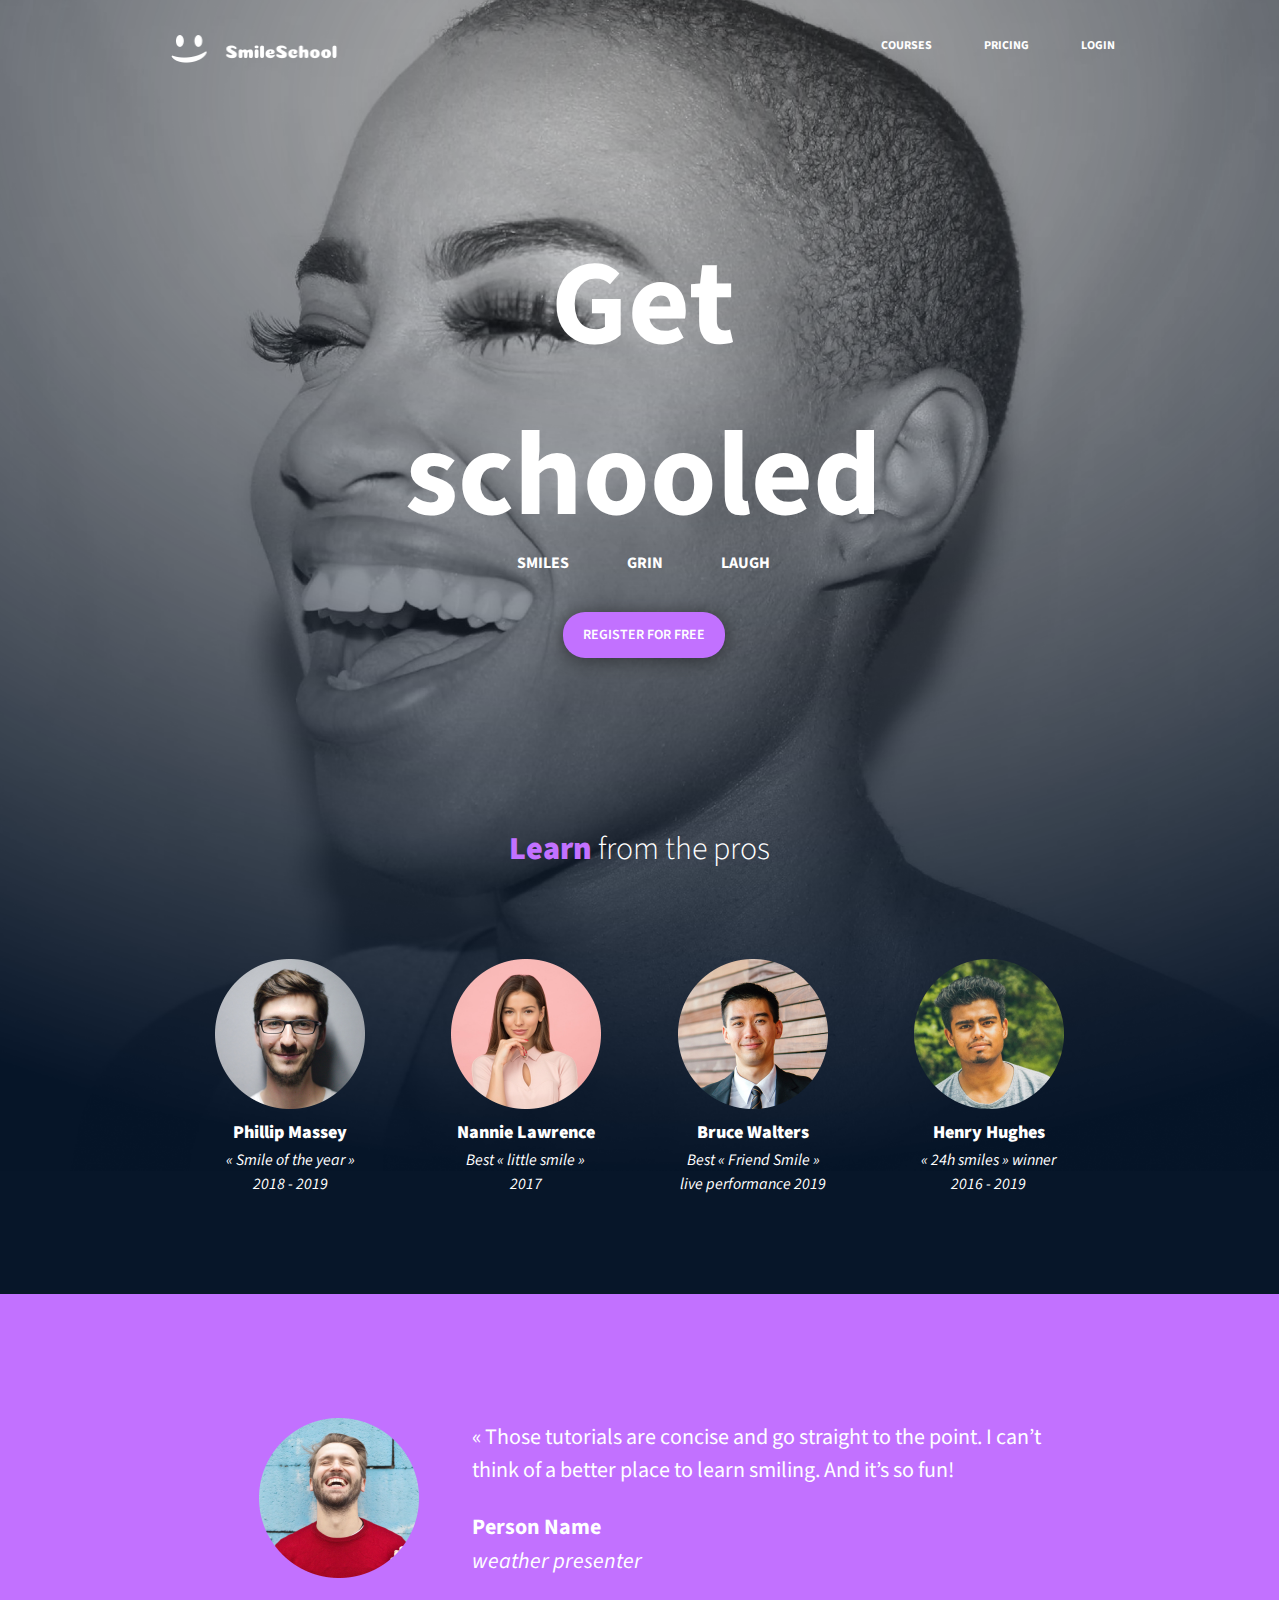
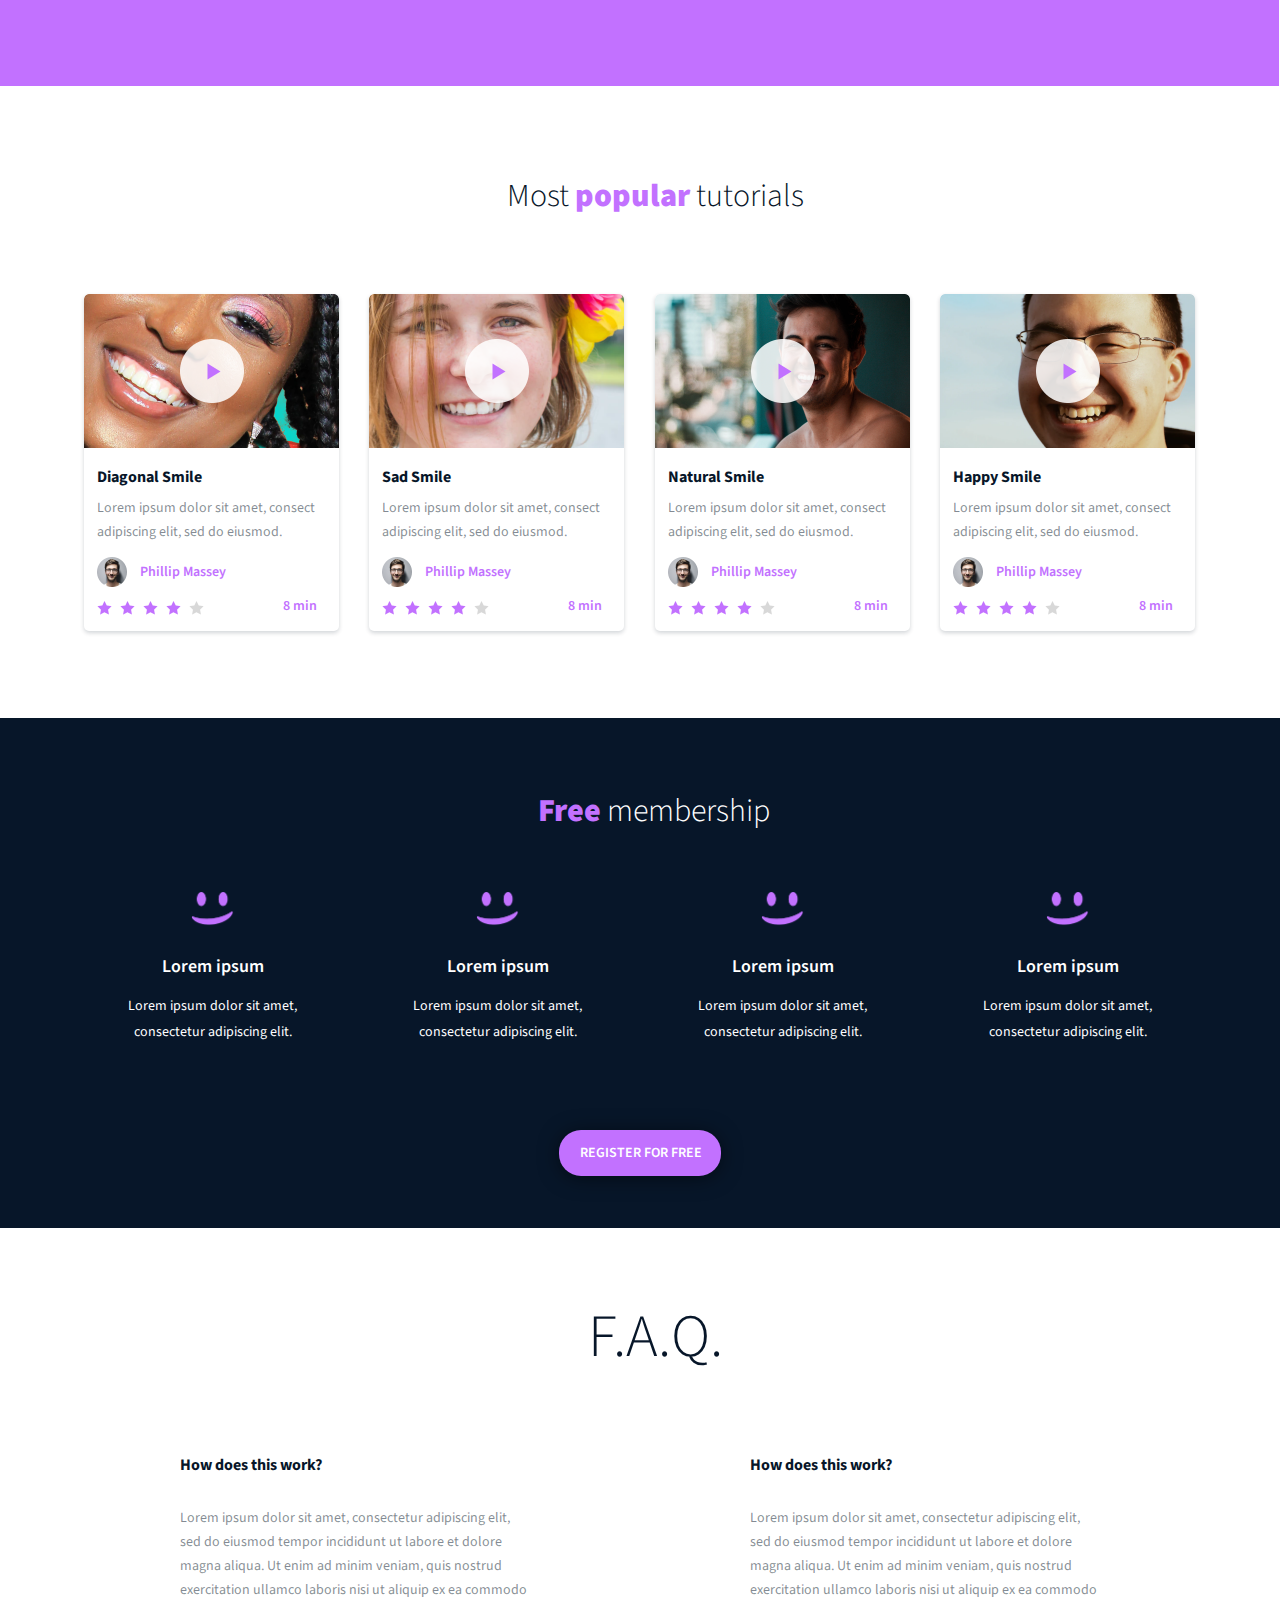
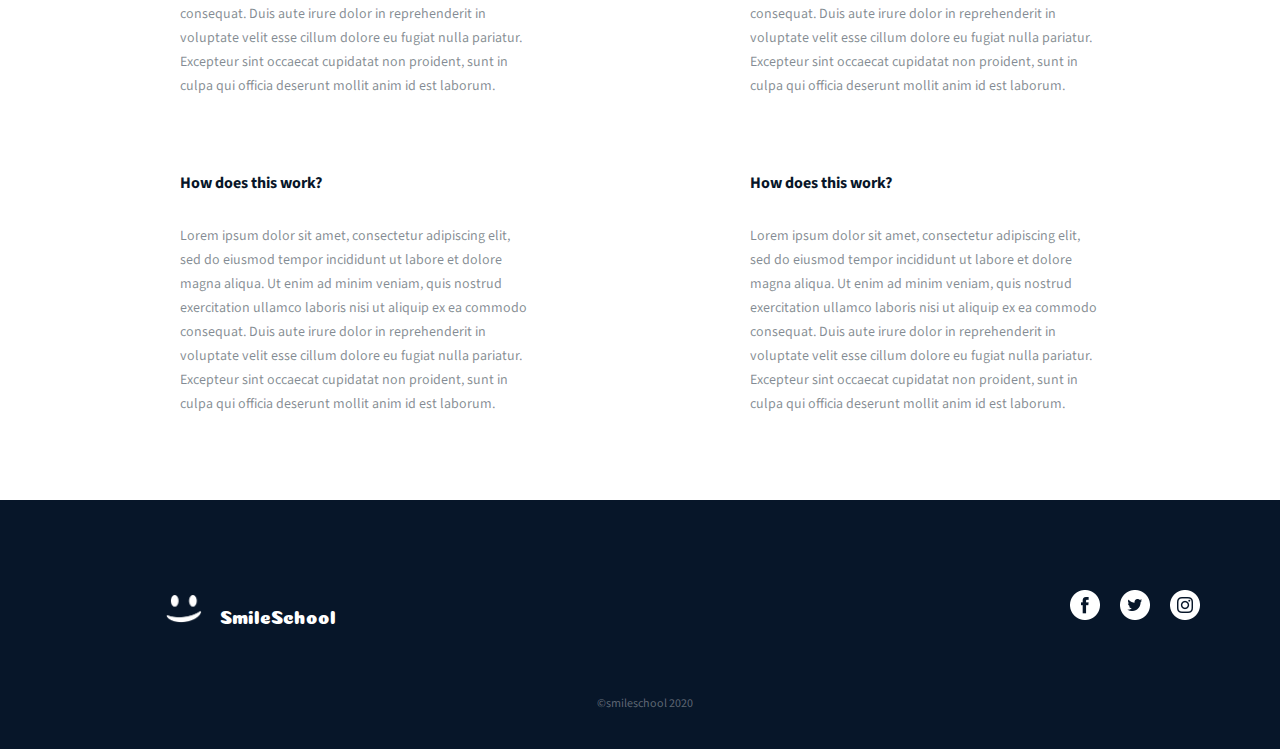
<file: css_advanced/index.html>
<!DOCTYPE html>
<html lang="en">
<head>
    <meta charset="utf-8" />
    <meta name="viewport" content="initial-scale=1, width=device-width" />
    <title>Homepage</title>
    <link rel="stylesheet" href="./styles.css" />
    <link rel="stylesheet" href="https://fonts.googleapis.com/css2?family=Source Sans Pro:ital,wght@0,300;0,400;0,600;0,700;0,900;1,400&display=swap"/>
    <link rel="stylesheet" href="https://fonts.googleapis.com/css2?family=Coiny:wght@400&display=swap"/>
</head>
<body>
<!-- <header -->
<div class="school-page">
    <section class="main-part">
        <div class="logo-parent">
            <img class="logo-icon"
                    loading="lazy"
                    alt=""
                    src="img_20.png"/>

            <div class="courses-pricing-login-wrapper">
                <nav class="courses-pricing-login">
                    <a class="courses">COURSES</a>
                    <a class="pricing">PRICING</a>
                    <a class="login">LOGIN</a>
                </nav>
            </div>
        </div>
<!-- </header> -->
<!-- <main> -->
        <img class="background-icon" alt="" src="./img_2.png" />

        <div class="main-part-inner">
            <div class="frame-parent">
                <div class="get-schooled-parent">
                    <h1 class="get-schooled">Get schooled</h1>
                    <div class="smiles-grin-laugh-images-wrapper">
                        <div class="smiles-grin-laugh-images">
                            <b class="smiles">SMILES</b>
                            <b class="grin">GRIN</b>
                            <b class="laugh">LAUGH</b>
                        </div>
                    </div>
                </div>
                <div class="button-wrapper">
                    <button class="button">
                        <div class="button-background"></div>
                        <div class="register-for-free">REGISTER FOR FREE</div>
                    </button>
                </div>
            </div>
        </div>
        <div class="learn-pros-content-wrapper">
            <div class="learn-pros-content">
                <div class="learn-from-the-pros-wrapper">
                    <h1 class="learn-from-the-container">
                        <b>
                            <span>Learn</span>
                        </b>
                        <span class="from-the-pros">
                  <b> </b>
                  <span class="from-the-pros1">from the pros</span>
                </span>
                    </h1>
                </div>
                <div class="pros">
                    <div class="pro-1-wrapper">
                        <div class="pro-1">
                            <img
                                    class="avatar-icon"
                                    loading="lazy"
                                    alt=""
                                    src="img_3.png"
                            />

                            <div class="phillip-massey-parent">
                                <div class="phillip-massey">Phillip Massey</div>
                                <i class="smile-of-the"
                                >« Smile of the year » 2018 - 2019</i
                                >
                            </div>
                        </div>
                    </div>
                    <div class="pro-2">
                        <img
                                class="avatar-icon1"
                                alt=""
                                src="img_4.png"
                        />

                        <div class="nannie-lawrence-parent">
                            <div class="nannie-lawrence">Nannie Lawrence</div>
                            <i class="best-little">Best « little smile » 2017</i>
                        </div>
                    </div>
                    <div class="pro-3-wrapper">
                        <div class="pro-3">
                            <img
                                    class="avatar-icon2"
                                    alt=""
                                    src="img_5.png"
                            />

                            <div class="bruce-walters-parent">
                                <div class="bruce-walters">Bruce Walters</div>
                                <i class="best-friend"
                                >Best « Friend Smile » live performance 2019</i
                                >
                            </div>
                        </div>
                    </div>
                    <div class="pro-4">
                        <img
                                class="avatar-icon3"
                                alt=""
                                src="img_6.png"
                        />

                        <div class="henry-hughes-parent">
                            <div class="henry-hughes">Henry Hughes</div>
                            <i class="h-smiles">« 24h smiles » winner 2016 - 2019</i>
                        </div>
                    </div>
                </div>
            </div>
        </div>
    </section>
    <section class="part-1-testimonials">
        <img class="background-icon1" alt="" src="img_7.png" />

        <img class="avatar-icon4" alt="" src="img_7.png" />

        <div class="those-tutorials-ar-parent">
            <p class="those-tutorials-ar">
                « Those tutorials are concise and go straight to the point. I can’t
                think of a better place to learn smiling. And it’s so fun!
            </p>
            <div class="testimonial-author-info">
                <b class="person-name">Person Name</b>
                <i class="weather-presenter">weather presenter</i>
            </div>
        </div>
    </section>
    <section class="popular-tutorials">
        <div class="popular-tutorials-content">
            <div class="most-popular-tutoria-wrapper">
                <h1 class="most-popular-tutoria-container">
                    <span class="most">Most</span>
                    <b class="popular">
                        <span> popular</span>
                        <span class="span"> </span>
                    </b>
                    <span class="tutorials">tutorials</span>
                </h1>
            </div>
            <div class="tutorials1">
                <div class="tuto-1">
                    <div class="background"></div>
                    <div class="preview-parent">
                        <img class="preview-icon" alt="" src="img_10.png"/>

                        <img class="play-icon" loading="lazy" alt="" src="img_8.png"/>
                    </div>
                    <div class="diagonal-smile-parent">
                        <b class="diagonal-smile">Diagonal Smile</b>
                        <div class="lorem-ipsum-dolor-si-parent">
                            <p class="lorem-ipsum-dolor">
                                Lorem ipsum dolor sit amet, consect adipiscing elit, sed do
                                eiusmod.
                            </p>
                            <div class="frame-group">
                                <div class="avatar-parent">
                                    <img class="avatar-icon5" alt="" src="img_13.png"/>

                                    <div class="phillip-massey-wrapper">
                                        <b class="phillip-massey1">Phillip Massey</b>
                                    </div>
                                </div>
                                <div class="frame-container">
                                    <div class="rating-wrapper">
                                        <img class="rating-icon" loading="lazy" alt="" src="img_14.png"/>
                                    </div>
                                    <b class="min">8 min</b>
                                </div>
                            </div>
                        </div>
                    </div>
                </div>
                <div class="tuto-2">
                    <div class="background1"></div>
                    <div class="preview-group">
                        <img class="preview-icon1" alt="" src="img_9.png"/>

                        <img class="play-icon1" alt="" src="img_8.png" />
                    </div>
                    <div class="sad-smile-parent">
                        <b class="sad-smile">Sad Smile</b>
                        <div class="lorem-ipsum-dolor-si-group">
                            <p class="lorem-ipsum-dolor1">Lorem ipsum dolor sit amet, consect adipiscing elit, sed do eiusmod.</p>
                            <div class="frame-div">
                                <div class="avatar-group">
                                    <img class="avatar-icon6" alt="" src="img_13.png"/>

                                    <div class="phillip-massey-container">
                                        <b class="phillip-massey2">Phillip Massey</b>
                                    </div>
                                </div>
                                <div class="frame-parent1">
                                    <div class="rating-container">
                                        <img class="rating-icon1" alt="" src="img_14.png"/>
                                    </div>
                                    <b class="min1">8 min</b>
                                </div>
                            </div>
                        </div>
                    </div>
                </div>
                <div class="tuto-3">
                    <div class="background2"></div>
                    <div class="preview-container">
                        <img class="preview-icon2" alt="" src="img_11.png"/>

                        <img class="play-icon2" alt="" src="img_8.png" />
                    </div>
                    <div class="natural-smile-parent">
                        <b class="natural-smile">Natural Smile</b>
                        <div class="lorem-ipsum-dolor-si-container">
                            <p class="lorem-ipsum-dolor2"> Lorem ipsum dolor sit amet, consect adipiscing elit, sed do eiusmod. </p>
                            <div class="frame-parent2">
                                <div class="avatar-container">
                                    <img class="avatar-icon7" alt="" src="img_13.png"/>

                                    <div class="phillip-massey-frame">
                                        <b class="phillip-massey3">Phillip Massey</b>
                                    </div>
                                </div>
                                <div class="frame-parent3">
                                    <div class="rating-frame">
                                        <img class="rating-icon2" alt="" src="img_14.png"/>
                                    </div>
                                    <b class="min2">8 min</b>
                                </div>
                            </div>
                        </div>
                    </div>
                </div>
                <div class="tuto-4">
                    <div class="background3"></div>
                    <div class="preview-parent1">
                        <img class="preview-icon3" alt="" src="img_12.png"/>

                        <img class="play-icon3" alt="" src="img_8.png" />
                    </div>
                    <div class="happy-smile-parent">
                        <b class="happy-smile">Happy Smile</b>
                        <div class="lorem-ipsum-dolor-si-parent1">
                            <p class="lorem-ipsum-dolor3"> Lorem ipsum dolor sit amet, consect adipiscing elit, sed do eiusmod.</p>
                            <div class="frame-parent4">
                                <div class="avatar-parent1">
                                    <img class="avatar-icon8" alt="" src="img_13.png"/>
                                    <div class="phillip-massey-wrapper1">
                                        <b class="phillip-massey4">Phillip Massey</b>
                                    </div>
                                </div>
                                <div class="frame-parent5">
                                    <div class="rating-wrapper1">
                                        <img class="rating-icon3" alt="" src="img_14.png"/>
                                    </div>
                                    <b class="min3">8 min</b>
                                </div>
                            </div>
                        </div>
                    </div>
                </div>
            </div>
        </div>
    </section>
    <section class="free-membership">
        <div class="part-3-free-membership">
            <img class="background-icon2" alt="" src="img_16.png" />

            <div class="frame-parent6">
                <div class="free-membership-wrapper">
                    <h1 class="free-membership1">
                        <b>
                            <span>Free</span>
                        </b>
                        <span class="membership">
                  <b> </b>
                  <span class="membership1">membership</span>
                </span>
                    </h1>
                </div>
                <div class="free-membership-benefits">
                    <div class="frame-parent7">
                        <div class="smile-wrapper">
                            <img class="smile-icon" loading="lazy" alt="" src="img_16.png"/>
                        </div>
                        <div class="lorem-ipsum-parent">
                            <b class="lorem-ipsum">Lorem ipsum</b>
                            <div class="lorem-ipsum-dolor-si-wrapper">
                                <p class="lorem-ipsum-dolor4">
                                    Lorem ipsum dolor sit amet, consectetur adipiscing elit.
                                </p>
                            </div>
                        </div>
                    </div>
                    <div class="frame-parent8">
                        <div class="smile-container">
                            <img class="smile-icon1" alt="" src="img_16.png" />
                        </div>
                        <div class="lorem-ipsum-group">
                            <b class="lorem-ipsum1">Lorem ipsum</b>
                            <div class="lorem-ipsum-dolor-si-frame">
                                <p class="lorem-ipsum-dolor5">
                                    Lorem ipsum dolor sit amet, consectetur adipiscing elit.
                                </p>
                            </div>
                        </div>
                    </div>
                    <div class="frame-parent9">
                        <div class="smile-frame">
                            <img class="smile-icon2" alt="" src="img_16.png" />
                        </div>
                        <div class="lorem-ipsum-container">
                            <b class="lorem-ipsum2">Lorem ipsum</b>
                            <div class="lorem-ipsum-dolor-si-wrapper1">
                                <p class="lorem-ipsum-dolor6">
                                    Lorem ipsum dolor sit amet, consectetur adipiscing elit.
                                </p>
                            </div>
                        </div>
                    </div>
                    <div class="frame-parent10">
                        <div class="smile-wrapper1">
                            <img class="smile-icon3" alt="" src="img_16.png" />
                        </div>
                        <div class="lorem-ipsum-parent1">
                            <b class="lorem-ipsum3">Lorem ipsum</b>
                            <div class="lorem-ipsum-dolor-si-wrapper2">
                                <p class="lorem-ipsum-dolor7">
                                    Lorem ipsum dolor sit amet, consectetur adipiscing elit.
                                </p>
                            </div>
                        </div>
                    </div>
                </div>
            </div>
            <div class="button-container">
                <button class="button1">
                    <div class="button-background1"></div>
                    <div class="register-for-free1">REGISTER FOR FREE</div>
                </button>
            </div>
        </div>
    </section>
    <section class="how-it-works">
        <div class="how-it-works-content">
            <div class="faq-wrapper">
                <h1 class="faq">F.A.Q.</h1>
            </div>
            <div class="how-it-works-items">
                <div class="how-it-works-first">
                    <b class="how-does-this">How does this work?</b>
                    <p class="lorem-ipsum-dolor8">
                        Lorem ipsum dolor sit amet, consectetur adipiscing elit, sed do
                        eiusmod tempor incididunt ut labore et dolore magna aliqua. Ut
                        enim ad minim veniam, quis nostrud exercitation ullamco laboris
                        nisi ut aliquip ex ea commodo consequat. Duis aute irure dolor
                        in reprehenderit in voluptate velit esse cillum dolore eu fugiat
                        nulla pariatur. Excepteur sint occaecat cupidatat non proident,
                        sunt in culpa qui officia deserunt mollit anim id est laborum.
                    </p>
                </div>
                <div class="how-it-works-second">
                    <b class="how-does-this1">How does this work?</b>
                    <p class="lorem-ipsum-dolor9">
                        Lorem ipsum dolor sit amet, consectetur adipiscing elit, sed do
                        eiusmod tempor incididunt ut labore et dolore magna aliqua. Ut
                        enim ad minim veniam, quis nostrud exercitation ullamco laboris
                        nisi ut aliquip ex ea commodo consequat. Duis aute irure dolor
                        in reprehenderit in voluptate velit esse cillum dolore eu fugiat
                        nulla pariatur. Excepteur sint occaecat cupidatat non proident,
                        sunt in culpa qui officia deserunt mollit anim id est laborum.
                    </p>
                </div>
            </div>
            <div class="how-it-works-items1">
                <div class="how-does-this-work-parent">
                    <b class="how-does-this2">How does this work?</b>
                    <p class="lorem-ipsum-dolor10">
                        Lorem ipsum dolor sit amet, consectetur adipiscing elit, sed do
                        eiusmod tempor incididunt ut labore et dolore magna aliqua. Ut
                        enim ad minim veniam, quis nostrud exercitation ullamco laboris
                        nisi ut aliquip ex ea commodo consequat. Duis aute irure dolor
                        in reprehenderit in voluptate velit esse cillum dolore eu fugiat
                        nulla pariatur. Excepteur sint occaecat cupidatat non proident,
                        sunt in culpa qui officia deserunt mollit anim id est laborum.
                    </p>
                </div>
                <div class="how-does-this-work-group">
                    <b class="how-does-this3">How does this work?</b>
                    <p class="lorem-ipsum-dolor11">
                        Lorem ipsum dolor sit amet, consectetur adipiscing elit, sed do
                        eiusmod tempor incididunt ut labore et dolore magna aliqua. Ut
                        enim ad minim veniam, quis nostrud exercitation ullamco laboris
                        nisi ut aliquip ex ea commodo consequat. Duis aute irure dolor
                        in reprehenderit in voluptate velit esse cillum dolore eu fugiat
                        nulla pariatur. Excepteur sint occaecat cupidatat non proident,
                        sunt in culpa qui officia deserunt mollit anim id est laborum.
                    </p>
                </div>
            </div>
        </div>
    </section>
<!-- </main> -->
<!-- <footer> -->
    <section class="part-5-footer">
        <div class="background4"></div>
        <div class="smileschool-2020">©smileschool 2020</div>
        <div class="social-media">
            <img class="instagram-icon" loading="lazy" alt="" src="img_19.png"/>
            <img class="twitter-icon" loading="lazy" alt="" src="img_18.png"/>
            <img class="facebook-icon" loading="lazy" alt="" src="img_17.png"/>
            <img class="smile-icon4" alt="" src="img_21.png" />
            <div class="smileschool">SmileSchool</div>
        </div>
    </section>
</div>
<!-- </footer> -->
</body>
</html>
</file>
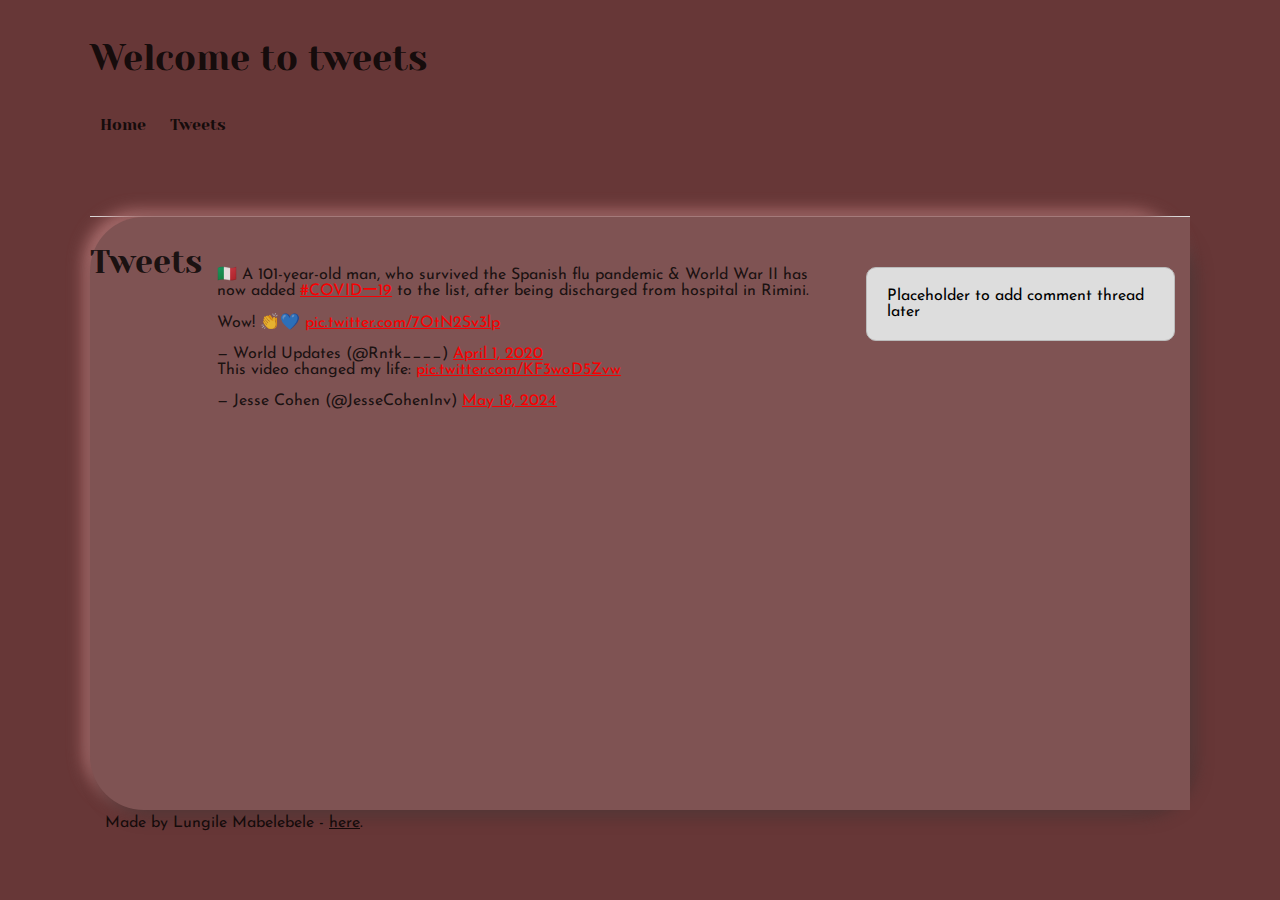
<file: css_basic/tweets.html>
<!DOCTYPE html>
<html lang="en">
<head>
    <title>Tweets</title>
    <meta charset="UTF-8">
    <link href="base.css" rel="stylesheet">
    <link href="styles.css" rel="stylesheet">
</head>
<body>
<h1>Welcome to tweets</h1>
<header>
    <ul>
        <li><a href="index.html">Home</a></li>
        <li><a href="tweets.html">Tweets</a></li>
    </ul>
</header>
<main>
    <h2>Tweets</h2>
    <article>
        <blockquote class="twitter-tweet">
            <p lang="en" dir="ltr">🇮🇹 A 101-year-old man, who survived the Spanish flu pandemic & World War II has now added <a href="https://twitter.com/hashtag/COVIDー19?src=hash&ref_src=twsrc%5Etfw">#COVIDー19</a> to the list, after being discharged from hospital in Rimini.<br><br>Wow! 👏💙 <a href="https://twitter.com/Rntk____/status/1245167253630251008">pic.twitter.com/7OtN2Sv3lp</a></p>
            — World Updates (@Rntk____) <a href="https://twitter.com/Rntk____/status/1245167253630251008?ref_src=twsrc%5Etfw">April 1, 2020</a>
        </blockquote>
        <script async charset="utf-8"></script>
        <blockquote class="twitter-tweet"><p lang="en" dir="ltr">This video changed my life: <a href="https://t.co/KF3woD5Zvw">pic.twitter.com/KF3woD5Zvw</a></p>&mdash; Jesse Cohen (@JesseCohenInv) <a href="https://twitter.com/JesseCohenInv/status/1791863248930684998?ref_src=twsrc%5Etfw">May 18, 2024</a></blockquote> <script async src="https://platform.twitter.com/widgets.js" charset="utf-8"></script>
    </article>
    <aside>
        <p>Placeholder to add comment thread later</p>
    </aside>
</main>
<footer>
    <p>Made by Lungile Mabelebele - <a href="https://www.linkedin.com/in/lungile-mabelebele-534969295" target="_blank">here</a>.</p>
</footer>
</body>
</html>
</file>
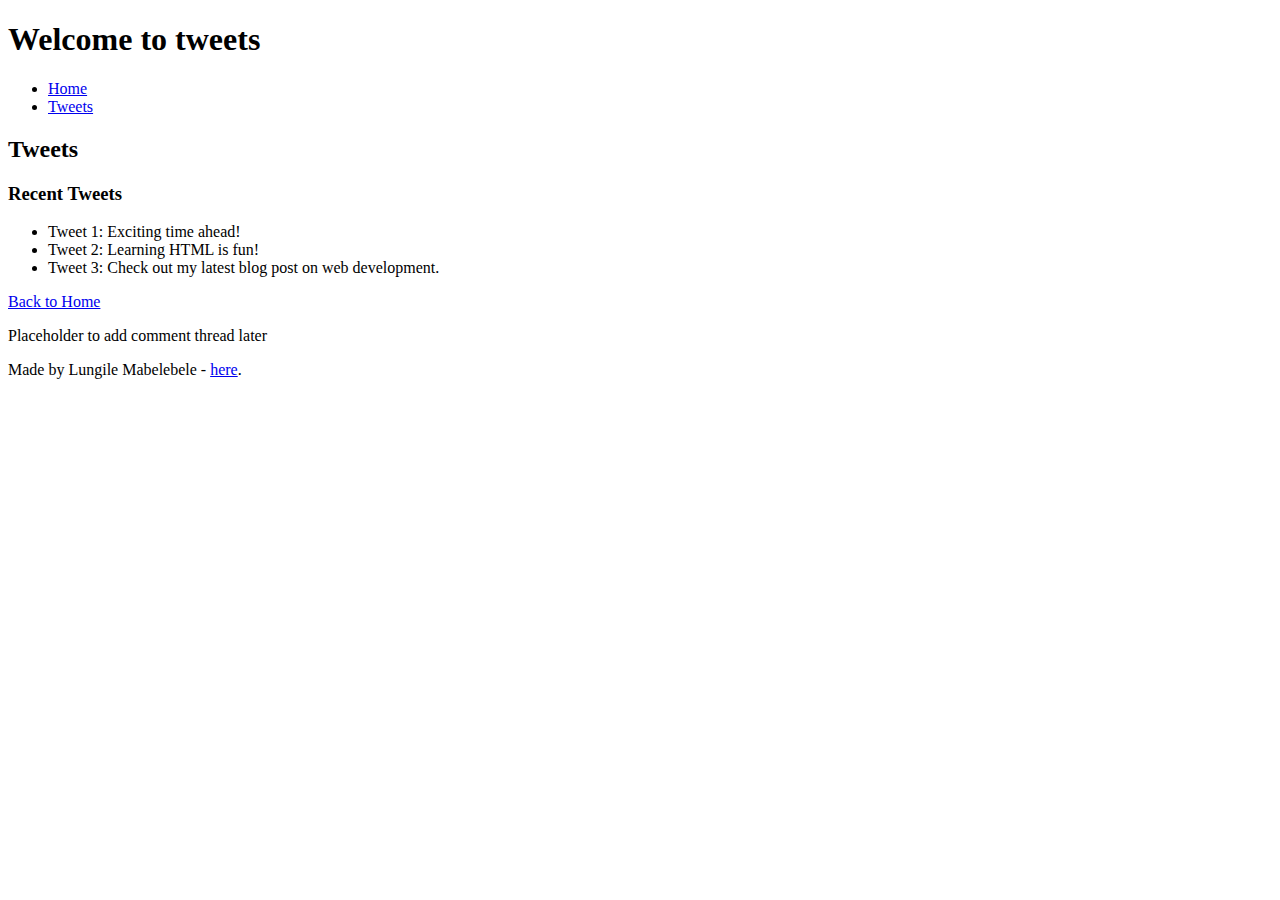
<file: html_basic/tweets.html>
<!DOCTYPE html>
<html lang="en">
<head>
    <title>Tweets</title>
    <meta charset="UTF-8">
</head>
<body>
    <h1>Welcome to tweets</h1>
    <header>
        <ul>
            <li><a href="index.html">Home</a></li>
            <li><a href="tweets.html">Tweets</a></li>
        </ul>
    </header>
    <main>
	<h2>Tweets</h2>
        <article>
	     <h3>Recent Tweets</h3> <!-- Added heading for the article -->
            <ul>
                <li>Tweet 1: Exciting time ahead!</li>
                <li>Tweet 2: Learning HTML is fun!</li>
                <li>Tweet 3: Check out my latest blog post on web development.</li>
            </ul>
            <a href="index.html">Back to Home</a>
        </article>
        <aside>
            <p>Placeholder to add comment thread later</p>
        </aside>
    </main>
    <footer>
        <p>Made by Lungile Mabelebele - <a href="https://www.linkedin.com/in/lungile-mabelebele-534969295" target="_blank">here</a>.</p>
    </footer>
</body>
</html>
</file>
<file: css_advanced/styles.css>
*,
*::before,
*::after {
    box-sizing: border-box;
}

.logo-icon {
    height: 29.5px;
    width: 167px;
    position: relative;
    object-fit: cover;
}
.courses,
.login,
.pricing {
    text-decoration: none;
    position: relative;
    font-weight: 700;
    color: inherit;
    display: inline-block;
    min-width: 50px;
}
.login,
.pricing {
    min-width: 45px;
}
.login {
    min-width: 34px;
}
.courses-pricing-login {
    margin: 0;
    align-self: stretch;
    display: flex;
    flex-direction: row;
    align-items: flex-start;
    justify-content: space-between;
    gap: var(--gap-xl);
    text-align: left;
    font-size: var(--font-size-xs);
    color: var(--color-white);
    font-family: var(--font-source-sans-pro);
}
.courses-pricing-login-wrapper {
    width: 234px;
    display: flex;
    flex-direction: column;
    align-items: flex-start;
    justify-content: flex-start;
    padding: var(--padding-11xs) 0 0;
    box-sizing: border-box;
}
.logo-parent {
    align-self: stretch;
    display: flex;
    flex-direction: row;
    align-items: flex-start;
    justify-content: space-between;
    gap: var(--gap-xl);
}
.background-icon {
    width: 100%;
    height: 100%;
    position: absolute;
    margin: 0 !important;
    top: 0;
    right: 0;
    bottom: 0;
    left: 0;
    max-width: 100%;
    overflow: hidden;
    max-height: 100%;
    object-fit: cover;
    z-index: -1;
}
.get-schooled,
.grin,
.laugh,
.smiles {
    position: relative;
    font-weight: 700;
    z-index: 1;
}
.get-schooled {
    margin: 0;
    align-self: stretch;
    font-size: inherit;
    font-family: inherit;
}
.grin,
.laugh,
.smiles {
    display: inline-block;
    min-width: 52px;
}
.grin,
.laugh {
    min-width: 36px;
}
.laugh {
    min-width: 49px;
}
.smiles-grin-laugh-images {
    width: 253px;
    display: flex;
    flex-direction: row;
    align-items: flex-start;
    justify-content: space-between;
    gap: var(--gap-xl);
}
.smiles-grin-laugh-images-wrapper {
    align-self: stretch;
    display: flex;
    flex-direction: row;
    align-items: flex-start;
    justify-content: center;
    padding: 0 var(--padding-xl) 0 var(--padding-2xl);
    margin-top: -10px;
    font-size: var(--font-size-base);
}
.get-schooled-parent {
    align-self: stretch;
    display: flex;
    flex-direction: column;
    align-items: flex-end;
    justify-content: flex-start;
}
.button-background {
    height: 44px;
    width: 162px;
    position: relative;
    border-radius: var(--br-3xl);
    background-color: var(--color-mediumorchid);
    display: none;
}
.register-for-free {
    position: relative;
    font-size: var(--font-size-sm);
    font-weight: 600;
    font-family: var(--font-source-sans-pro);
    color: var(--color-white);
    text-align: center;
    display: inline-block;
    min-width: 121px;
    z-index: 1;
}
.button,
.button-wrapper {
    display: flex;
    flex-direction: row;
    align-items: flex-start;
}
.button {
    cursor: pointer;
    border: 0;
    padding: var(--padding-smi) var(--padding-xl);
    background-color: var(--color-mediumorchid);
    box-shadow: 0 2px 20px rgba(0, 0, 0, 0.5);
    border-radius: var(--br-3xl);
    overflow: hidden;
    justify-content: flex-start;
    white-space: nowrap;
    z-index: 1;
}
.button1:hover,
.button:hover {
    background-color: var(--color-darkorchid);
}
.button-wrapper {
    align-self: stretch;
    justify-content: center;
    padding: 0 var(--padding-xl) 0 var(--padding-3xl);
}
.frame-parent {
    width: 684px;
    display: flex;
    flex-direction: column;
    align-items: flex-end;
    justify-content: flex-start;
    gap: 38px;
    max-width: 100%;
}
.main-part-inner {
    width: 1092.4px;
    display: flex;
    flex-direction: row;
    align-items: flex-start;
    justify-content: center;
    padding: 0 0 12.5px;
    box-sizing: border-box;
    max-width: 100%;
}
.from-the-pros1 {
    font-weight: 300;
}
.from-the-pros {
    color: var(--color-white);
}
.learn-from-the-container {
    margin: 0;
    position: relative;
    font-size: inherit;
    z-index: 1;
    font-family: inherit;
}
.learn-from-the-pros-wrapper {
    width: 983px;
    display: flex;
    flex-direction: row;
    align-items: flex-start;
    justify-content: center;
    padding: 0 var(--padding-xl);
    box-sizing: border-box;
    max-width: 100%;
}
.avatar-icon {
    width: 150px;
    height: 150px;
    position: relative;
    object-fit: cover;
}
.phillip-massey,
.smile-of-the {
    align-self: stretch;
    position: relative;
}
.phillip-massey {
    line-height: 27px;
    font-weight: 900;
}
.smile-of-the {
    font-size: var(--font-size-base);
    line-height: 24px;
    font-style: italic;
}
.phillip-massey-parent {
    align-self: stretch;
    gap: var(--gap-11xs);
}
.phillip-massey-parent,
.pro-1,
.pro-1-wrapper {
    display: flex;
    flex-direction: column;
    align-items: flex-start;
    justify-content: flex-start;
}
.pro-1 {
    align-self: stretch;
    overflow: hidden;
    gap: var(--gap-3xs);
}
.pro-1-wrapper {
    width: 158px;
    flex-shrink: 0;
    padding: 0 var(--padding-5xs) 0 0;
    box-sizing: border-box;
}
.avatar-icon1 {
    width: 150px;
    height: 150px;
    position: relative;
    object-fit: cover;
}
.best-little,
.nannie-lawrence {
    align-self: stretch;
    position: relative;
}
.nannie-lawrence {
    line-height: 27px;
    font-weight: 900;
}
.best-little {
    font-size: var(--font-size-base);
    line-height: 24px;
    font-style: italic;
}
.nannie-lawrence-parent,
.pro-2 {
    display: flex;
    flex-direction: column;
    align-items: flex-start;
    justify-content: flex-start;
}
.nannie-lawrence-parent {
    align-self: stretch;
    gap: var(--gap-11xs);
}
.pro-2 {
    width: 150px;
    overflow: hidden;
    flex-shrink: 0;
    gap: var(--gap-3xs);
}
.avatar-icon2 {
    width: 150px;
    height: 150px;
    position: relative;
    object-fit: cover;
}
.best-friend,
.bruce-walters {
    align-self: stretch;
    position: relative;
}
.bruce-walters {
    line-height: 27px;
    font-weight: 900;
}
.best-friend {
    font-size: var(--font-size-base);
    line-height: 24px;
    font-style: italic;
}
.bruce-walters-parent {
    align-self: stretch;
    gap: var(--gap-11xs);
}
.bruce-walters-parent,
.pro-3,
.pro-3-wrapper {
    display: flex;
    flex-direction: column;
    align-items: flex-start;
    justify-content: flex-start;
}
.pro-3 {
    align-self: stretch;
    overflow: hidden;
    gap: var(--gap-3xs);
}
.pro-3-wrapper {
    width: 158px;
    flex-shrink: 0;
    padding: 0 var(--padding-5xs) 0 0;
    box-sizing: border-box;
}
.avatar-icon3 {
    width: 150px;
    height: 150px;
    position: relative;
    object-fit: cover;
}
.h-smiles,
.henry-hughes {
    align-self: stretch;
    position: relative;
}
.henry-hughes {
    line-height: 27px;
    font-weight: 900;
}
.h-smiles {
    font-size: var(--font-size-base);
    line-height: 24px;
    font-style: italic;
}
.henry-hughes-parent {
    align-self: stretch;
    flex-direction: column;
    justify-content: flex-start;
    gap: var(--gap-11xs);
}
.henry-hughes-parent,
.pro-4,
.pros {
    display: flex;
    align-items: flex-start;
}
.pro-4 {
    width: 150px;
    overflow: hidden;
    flex-shrink: 0;
    flex-direction: column;
    justify-content: flex-start;
    gap: var(--gap-3xs);
}
.pros {
    width: 1009px;
    overflow-x: auto;
    flex-direction: row;
    justify-content: space-between;
    gap: var(--gap-xl);
    max-width: 100%;
    z-index: 1;
    font-size: var(--font-size-lg);
    color: var(--color-white);
}
.learn-pros-content,
.learn-pros-content-wrapper {
    display: flex;
    justify-content: flex-start;
    max-width: 100%;
}
.learn-pros-content {
    flex: 1;
    flex-direction: column;
    align-items: flex-end;
    gap: 87px;
}
.learn-pros-content-wrapper {
    align-self: stretch;
    flex-direction: row;
    align-items: flex-start;
    padding: 0 51px 0 var(--padding-25xl);
    box-sizing: border-box;
    font-size: var(--font-size-13xl);
    color: var(--color-mediumorchid);
}
.background-icon1,
.main-part {
    position: relative;
    max-width: 100%;
}
.main-part {
    margin-left: -1px;
    align-self: stretch;
    overflow: hidden;
    display: flex;
    flex-direction: column;
    align-items: flex-start;
    justify-content: flex-start;
    padding: 35px 164px 98px 172px;
    box-sizing: border-box;
    gap: 155.5px;
    z-index: 2;
    text-align: center;
    font-size: 120px;
    color: var(--color-white);
    font-family: var(--font-source-sans-pro);
}
.background-icon1 {
    height: 392px;
    width: 1440px;
    display: none;
}
.avatar-icon4 {
    height: 160px;
    width: 160px;
    position: relative;
    object-fit: contain;
    z-index: 1;
}
.those-tutorials-ar {
    margin: 0;
    align-self: stretch;
    position: relative;
    line-height: 33.6px;
    z-index: 1;
}
.person-name,
.weather-presenter {
    position: relative;
    line-height: 34px;
    z-index: 1;
}
.person-name {
    font-weight: 700;
    display: inline-block;
    min-width: 129px;
}
.weather-presenter {
    font-style: italic;
}
.testimonial-author-info {
    display: flex;
    flex-direction: column;
    align-items: flex-start;
    justify-content: flex-start;
}
.part-1-testimonials,
.those-tutorials-ar-parent {
    display: flex;
    justify-content: flex-start;
    max-width: 100%;
}
.those-tutorials-ar-parent {
    flex: 1;
    flex-direction: column;
    align-items: flex-start;
    gap: var(--gap-3xl);
    min-width: 474px;
}
.part-1-testimonials {
    margin-left: -1px;
    margin-bottom: 87px;
    align-self: stretch;
    background-color: var(--color-mediumorchid);
    flex-direction: row;
    flex-wrap: wrap;
    align-items: flex-end;
    padding: var(--padding-89xl) 237px var(--padding-89xl) 260px;
    box-sizing: border-box;
    gap: 53px;
    min-height: 392px;
    text-align: left;
    font-size: var(--font-size-3xl);
    color: var(--color-white);
    font-family: var(--font-source-sans-pro);
}
.most {
    font-weight: 300;
}
.span {
    color: var(--color-white);
}
.popular {
    color: var(--color-mediumorchid);
}
.tutorials {
    font-weight: 300;
}
.most-popular-tutoria-container {
    margin: 0;
    position: relative;
    font-size: inherit;
    font-family: inherit;
}
.most-popular-tutoria-wrapper {
    width: 1080px;
    display: flex;
    flex-direction: row;
    align-items: flex-start;
    justify-content: center;
    padding: 0 var(--padding-xl);
    box-sizing: border-box;
    max-width: 100%;
}
.background {
    align-self: stretch;
    height: 335px;
    position: relative;
    box-shadow: 0 2px 4px rgba(7, 22, 41, 0.18);
    border-radius: var(--br-8xs);
    background-color: var(--color-white);
    display: none;
}
.preview-icon {
    position: absolute;
    top: 0;
    left: 0;
    width: 100%;
    height: 100%;
    object-fit: cover;
    z-index: 1;
}
.play-icon {
    position: absolute;
    top: 45px;
    left: 96px;
    width: 64px;
    height: 64px;
    z-index: 2;
}
.preview-parent {
    align-self: stretch;
    height: 154px;
    position: relative;
}
.diagonal-smile {
    position: relative;
    font-weight: 700;
    display: inline-block;
    min-width: 106px;
    z-index: 1;
}
.lorem-ipsum-dolor {
    margin: 0;
    align-self: stretch;
    position: relative;
    line-height: 24px;
    z-index: 1;
}
.avatar-icon5 {
    height: 30px;
    width: 30px;
    position: relative;
    object-fit: cover;
    min-height: 30px;
    z-index: 1;
}
.phillip-massey1 {
    position: relative;
    line-height: 27px;
    font-weight: 600;
    display: inline-block;
    min-width: 86px;
    z-index: 1;
}
.avatar-parent,
.phillip-massey-wrapper {
    display: flex;
    align-items: flex-start;
    justify-content: flex-start;
}
.phillip-massey-wrapper {
    flex-direction: column;
    padding: var(--padding-11xs) 0 0;
}
.avatar-parent {
    flex-direction: row;
    gap: var(--gap-smi);
}
.rating-icon {
    align-self: stretch;
    height: 15px;
    position: relative;
    max-width: 100%;
    overflow: hidden;
    flex-shrink: 0;
    z-index: 1;
}
.rating-wrapper {
    width: 107px;
    display: flex;
    flex-direction: column;
    align-items: flex-start;
    justify-content: flex-start;
    padding: var(--padding-5xs) 0 0;
    box-sizing: border-box;
}
.min {
    position: relative;
    line-height: 27px;
    font-weight: 600;
    display: inline-block;
    min-width: 34px;
    z-index: 1;
}
.frame-container {
    align-self: stretch;
    display: flex;
    flex-direction: row;
    align-items: flex-start;
    justify-content: space-between;
    gap: var(--gap-xl);
    text-align: right;
}
.frame-group {
    width: 220px;
    gap: var(--gap-7xs);
    color: var(--color-mediumorchid);
}
.diagonal-smile-parent,
.frame-group,
.lorem-ipsum-dolor-si-parent {
    display: flex;
    flex-direction: column;
    align-items: flex-start;
    justify-content: flex-start;
}
.lorem-ipsum-dolor-si-parent {
    align-self: stretch;
    gap: var(--gap-sm-4);
    font-size: var(--font-size-sm);
    color: var(--color-gray-200);
}
.diagonal-smile-parent {
    width: 242px;
    gap: var(--gap-5xs-6);
}
.background1,
.tuto-1 {
    box-shadow: 0 2px 4px rgba(7, 22, 41, 0.18);
    border-radius: var(--br-8xs);
    background-color: var(--color-white);
}
.tuto-1 {
    overflow: hidden;
    display: flex;
    flex-direction: column;
    align-items: flex-end;
    justify-content: flex-start;
    padding: 0 0 var(--padding-2xs);
    gap: var(--gap-lg);
}
.background1 {
    align-self: stretch;
    height: 335px;
    position: relative;
    display: none;
}
.preview-icon1 {
    position: absolute;
    top: 0;
    left: 0;
    width: 100%;
    height: 100%;
    object-fit: cover;
    z-index: 1;
}
.play-icon1 {
    position: absolute;
    top: 45px;
    left: 96px;
    width: 64px;
    height: 64px;
    z-index: 2;
}
.preview-group {
    align-self: stretch;
    height: 154px;
    position: relative;
}
.sad-smile {
    position: relative;
    font-weight: 700;
    display: inline-block;
    min-width: 70px;
    z-index: 1;
}
.lorem-ipsum-dolor1 {
    margin: 0;
    align-self: stretch;
    position: relative;
    line-height: 24px;
    z-index: 1;
}
.avatar-icon6 {
    height: 30px;
    width: 30px;
    position: relative;
    object-fit: cover;
    min-height: 30px;
    z-index: 1;
}
.phillip-massey2 {
    position: relative;
    line-height: 27px;
    font-weight: 600;
    display: inline-block;
    min-width: 86px;
    z-index: 1;
}
.avatar-group,
.phillip-massey-container {
    display: flex;
    align-items: flex-start;
    justify-content: flex-start;
}
.phillip-massey-container {
    flex-direction: column;
    padding: var(--padding-11xs) 0 0;
}
.avatar-group {
    flex-direction: row;
    gap: var(--gap-smi);
}
.rating-icon1 {
    align-self: stretch;
    height: 15px;
    position: relative;
    max-width: 100%;
    overflow: hidden;
    flex-shrink: 0;
    z-index: 1;
}
.rating-container {
    width: 107px;
    display: flex;
    flex-direction: column;
    align-items: flex-start;
    justify-content: flex-start;
    padding: var(--padding-5xs) 0 0;
    box-sizing: border-box;
}
.min1 {
    position: relative;
    line-height: 27px;
    font-weight: 600;
    display: inline-block;
    min-width: 34px;
    z-index: 1;
}
.frame-parent1 {
    align-self: stretch;
    display: flex;
    flex-direction: row;
    align-items: flex-start;
    justify-content: space-between;
    gap: var(--gap-xl);
    text-align: right;
}
.frame-div {
    width: 220px;
    gap: var(--gap-7xs);
    color: var(--color-mediumorchid);
}
.frame-div,
.lorem-ipsum-dolor-si-group,
.sad-smile-parent {
    display: flex;
    flex-direction: column;
    align-items: flex-start;
    justify-content: flex-start;
}
.lorem-ipsum-dolor-si-group {
    align-self: stretch;
    gap: var(--gap-sm-4);
    font-size: var(--font-size-sm);
    color: var(--color-gray-200);
}
.sad-smile-parent {
    width: 242px;
    gap: var(--gap-5xs-6);
}
.background2,
.tuto-2 {
    box-shadow: 0 2px 4px rgba(7, 22, 41, 0.18);
    border-radius: var(--br-8xs);
    background-color: var(--color-white);
}
.tuto-2 {
    overflow: hidden;
    display: flex;
    flex-direction: column;
    align-items: flex-end;
    justify-content: flex-start;
    padding: 0 0 var(--padding-2xs);
    gap: var(--gap-lg);
}
.background2 {
    align-self: stretch;
    height: 335px;
    position: relative;
    display: none;
}
.preview-icon2 {
    position: absolute;
    top: 0;
    left: 0;
    width: 100%;
    height: 100%;
    object-fit: cover;
    z-index: 1;
}
.play-icon2 {
    position: absolute;
    top: 45px;
    left: 96px;
    width: 64px;
    height: 64px;
    z-index: 2;
}
.preview-container {
    align-self: stretch;
    height: 154px;
    position: relative;
}
.natural-smile {
    position: relative;
    font-weight: 700;
    display: inline-block;
    min-width: 97px;
    z-index: 1;
}
.lorem-ipsum-dolor2 {
    margin: 0;
    align-self: stretch;
    position: relative;
    line-height: 24px;
    z-index: 1;
}
.avatar-icon7 {
    height: 30px;
    width: 30px;
    position: relative;
    object-fit: cover;
    min-height: 30px;
    z-index: 1;
}
.phillip-massey3 {
    position: relative;
    line-height: 27px;
    font-weight: 600;
    display: inline-block;
    min-width: 86px;
    z-index: 1;
}
.avatar-container,
.phillip-massey-frame {
    display: flex;
    align-items: flex-start;
    justify-content: flex-start;
}
.phillip-massey-frame {
    flex-direction: column;
    padding: var(--padding-11xs) 0 0;
}
.avatar-container {
    flex-direction: row;
    gap: var(--gap-smi);
}
.rating-icon2 {
    align-self: stretch;
    height: 15px;
    position: relative;
    max-width: 100%;
    overflow: hidden;
    flex-shrink: 0;
    z-index: 1;
}
.rating-frame {
    width: 107px;
    display: flex;
    flex-direction: column;
    align-items: flex-start;
    justify-content: flex-start;
    padding: var(--padding-5xs) 0 0;
    box-sizing: border-box;
}
.min2 {
    position: relative;
    line-height: 27px;
    font-weight: 600;
    display: inline-block;
    min-width: 34px;
    z-index: 1;
}
.frame-parent3 {
    align-self: stretch;
    display: flex;
    flex-direction: row;
    align-items: flex-start;
    justify-content: space-between;
    gap: var(--gap-xl);
    text-align: right;
}
.frame-parent2 {
    width: 220px;
    gap: var(--gap-7xs);
    color: var(--color-mediumorchid);
}
.frame-parent2,
.lorem-ipsum-dolor-si-container,
.natural-smile-parent {
    display: flex;
    flex-direction: column;
    align-items: flex-start;
    justify-content: flex-start;
}
.lorem-ipsum-dolor-si-container {
    align-self: stretch;
    gap: var(--gap-sm-4);
    font-size: var(--font-size-sm);
    color: var(--color-gray-200);
}
.natural-smile-parent {
    width: 242px;
    gap: var(--gap-5xs-6);
}
.background3,
.tuto-3 {
    box-shadow: 0 2px 4px rgba(7, 22, 41, 0.18);
    border-radius: var(--br-8xs);
    background-color: var(--color-white);
}
.tuto-3 {
    overflow: hidden;
    display: flex;
    flex-direction: column;
    align-items: flex-end;
    justify-content: flex-start;
    padding: 0 0 var(--padding-2xs);
    gap: var(--gap-lg);
}
.background3 {
    align-self: stretch;
    height: 335px;
    position: relative;
    display: none;
}
.preview-icon3 {
    position: absolute;
    top: 0;
    left: 0;
    width: 100%;
    height: 100%;
    object-fit: cover;
    z-index: 1;
}
.play-icon3 {
    position: absolute;
    top: 45px;
    left: 96px;
    width: 64px;
    height: 64px;
    z-index: 2;
}
.preview-parent1 {
    align-self: stretch;
    height: 154px;
    position: relative;
}
.happy-smile {
    position: relative;
    font-weight: 700;
    display: inline-block;
    min-width: 89px;
    z-index: 1;
}
.lorem-ipsum-dolor3 {
    margin: 0;
    align-self: stretch;
    position: relative;
    line-height: 24px;
    z-index: 1;
}
.avatar-icon8 {
    height: 30px;
    width: 30px;
    position: relative;
    object-fit: cover;
    min-height: 30px;
    z-index: 1;
}
.phillip-massey4 {
    position: relative;
    line-height: 27px;
    font-weight: 600;
    display: inline-block;
    min-width: 86px;
    z-index: 1;
}
.avatar-parent1,
.phillip-massey-wrapper1 {
    display: flex;
    align-items: flex-start;
    justify-content: flex-start;
}
.phillip-massey-wrapper1 {
    flex-direction: column;
    padding: var(--padding-11xs) 0 0;
}
.avatar-parent1 {
    flex-direction: row;
    gap: var(--gap-smi);
}
.rating-icon3 {
    align-self: stretch;
    height: 15px;
    position: relative;
    max-width: 100%;
    overflow: hidden;
    flex-shrink: 0;
    z-index: 1;
}
.rating-wrapper1 {
    width: 107px;
    display: flex;
    flex-direction: column;
    align-items: flex-start;
    justify-content: flex-start;
    padding: var(--padding-5xs) 0 0;
    box-sizing: border-box;
}
.min3 {
    position: relative;
    line-height: 27px;
    font-weight: 600;
    display: inline-block;
    min-width: 34px;
    z-index: 1;
}
.frame-parent5 {
    align-self: stretch;
    display: flex;
    flex-direction: row;
    align-items: flex-start;
    justify-content: space-between;
    gap: var(--gap-xl);
    text-align: right;
}
.frame-parent4 {
    width: 220px;
    justify-content: flex-start;
    gap: var(--gap-7xs);
    color: var(--color-mediumorchid);
}
.frame-parent4,
.happy-smile-parent,
.lorem-ipsum-dolor-si-parent1 {
    display: flex;
    flex-direction: column;
    align-items: flex-start;
}
.lorem-ipsum-dolor-si-parent1 {
    align-self: stretch;
    justify-content: flex-start;
    gap: var(--gap-sm-4);
    font-size: var(--font-size-sm);
    color: var(--color-gray-200);
}
.happy-smile-parent {
    width: 242px;
    gap: var(--gap-5xs-6);
}
.happy-smile-parent,
.tuto-4,
.tutorials1 {
    justify-content: flex-start;
}
.tuto-4 {
    box-shadow: 0 2px 4px rgba(7, 22, 41, 0.18);
    border-radius: var(--br-8xs);
    background-color: var(--color-white);
    overflow: hidden;
    display: flex;
    flex-direction: column;
    align-items: flex-end;
    padding: 0 0 var(--padding-2xs);
    gap: var(--gap-lg);
}
.tutorials1 {
    align-self: stretch;
    display: grid;
    flex-direction: row;
    align-items: flex-start;
    gap: 30.3px;
    grid-template-columns: repeat(4, minmax(191px, 1fr));
    text-align: left;
    font-size: var(--font-size-base);
}
.popular-tutorials-content {
    width: 1111px;
    display: flex;
    flex-direction: column;
    align-items: flex-end;
    justify-content: flex-start;
    gap: 75px;
    max-width: 100%;
}
.popular-tutorials {
    align-self: stretch;
    display: flex;
    flex-direction: row;
    align-items: flex-start;
    justify-content: center;
    padding: 0 var(--padding-2xl) 87px var(--padding-xl);
    box-sizing: border-box;
    max-width: 100%;
    text-align: center;
    font-size: var(--font-size-13xl);
    color: var(--color-gray-100);
    font-family: var(--font-source-sans-pro);
}
.background-icon2 {
    width: 1440px;
    height: 502px;
    position: relative;
    display: none;
    max-width: 100%;
}
.membership1 {
    font-weight: 300;
}
.membership {
    color: var(--color-white);
}
.free-membership1 {
    margin: 0;
    position: relative;
    font-size: inherit;
    z-index: 1;
    font-family: inherit;
}
.free-membership-wrapper {
    width: 1082.5px;
    display: flex;
    flex-direction: row;
    align-items: flex-start;
    justify-content: center;
    padding: 0 var(--padding-xl);
    box-sizing: border-box;
    max-width: 100%;
}
.smile-icon {
    height: 35.4px;
    width: 43.7px;
    position: relative;
    z-index: 1;
}
.smile-wrapper {
    align-self: stretch;
    display: flex;
    flex-direction: row;
    align-items: flex-start;
    justify-content: center;
    padding: 0 var(--padding-xl);
}
.lorem-ipsum,
.lorem-ipsum-dolor4 {
    position: relative;
    line-height: 26px;
    z-index: 1;
}
.lorem-ipsum {
    align-self: stretch;
    font-weight: 600;
}
.lorem-ipsum-dolor4 {
    margin: 0;
    flex: 1;
}
.lorem-ipsum-dolor-si-wrapper {
    align-self: stretch;
    display: flex;
    flex-direction: row;
    align-items: flex-start;
    justify-content: flex-start;
    padding: 0 var(--padding-3xl);
    font-size: var(--font-size-sm);
}
.frame-parent7,
.lorem-ipsum-parent {
    display: flex;
    flex-direction: column;
    justify-content: flex-start;
}
.lorem-ipsum-parent {
    align-self: stretch;
    align-items: flex-start;
    gap: var(--gap-smi);
}
.frame-parent7 {
    flex: 1;
    align-items: flex-end;
    gap: var(--gap-7xl-6);
    min-width: 236px;
    max-width: 256px;
}
.smile-icon1 {
    height: 35.4px;
    width: 43.7px;
    position: relative;
    z-index: 1;
}
.smile-container {
    align-self: stretch;
    display: flex;
    flex-direction: row;
    align-items: flex-start;
    justify-content: center;
    padding: 0 var(--padding-xl);
}
.lorem-ipsum-dolor5,
.lorem-ipsum1 {
    position: relative;
    line-height: 26px;
    z-index: 1;
}
.lorem-ipsum1 {
    align-self: stretch;
    font-weight: 600;
}
.lorem-ipsum-dolor5 {
    margin: 0;
    flex: 1;
}
.lorem-ipsum-dolor-si-frame {
    align-self: stretch;
    display: flex;
    flex-direction: row;
    align-items: flex-start;
    justify-content: flex-start;
    padding: 0 17px;
    font-size: var(--font-size-sm);
}
.frame-parent8,
.lorem-ipsum-group {
    display: flex;
    flex-direction: column;
    justify-content: flex-start;
}
.lorem-ipsum-group {
    align-self: stretch;
    align-items: flex-start;
    gap: var(--gap-smi);
}
.frame-parent8 {
    flex: 1;
    align-items: flex-end;
    gap: var(--gap-7xl-6);
    min-width: 236px;
    max-width: 256px;
}
.smile-icon2 {
    height: 35.4px;
    width: 43.7px;
    position: relative;
    z-index: 1;
}
.smile-frame {
    align-self: stretch;
    display: flex;
    flex-direction: row;
    align-items: flex-start;
    justify-content: center;
    padding: 0 var(--padding-xl);
}
.lorem-ipsum-dolor6,
.lorem-ipsum2 {
    position: relative;
    line-height: 26px;
    z-index: 1;
}
.lorem-ipsum2 {
    align-self: stretch;
    font-weight: 600;
}
.lorem-ipsum-dolor6 {
    margin: 0;
    flex: 1;
}
.lorem-ipsum-dolor-si-wrapper1 {
    align-self: stretch;
    display: flex;
    flex-direction: row;
    align-items: flex-start;
    justify-content: flex-start;
    padding: 0 var(--padding-xl);
    font-size: var(--font-size-sm);
}
.frame-parent9,
.lorem-ipsum-container {
    display: flex;
    flex-direction: column;
    justify-content: flex-start;
}
.lorem-ipsum-container {
    align-self: stretch;
    align-items: flex-start;
    gap: var(--gap-smi);
}
.frame-parent9 {
    flex: 1;
    align-items: flex-end;
    gap: var(--gap-7xl-6);
    min-width: 236px;
    max-width: 256px;
}
.smile-icon3 {
    height: 35.4px;
    width: 43.7px;
    position: relative;
    z-index: 1;
}
.smile-wrapper1 {
    align-self: stretch;
    display: flex;
    flex-direction: row;
    align-items: flex-start;
    justify-content: center;
    padding: 0 var(--padding-xl);
}
.lorem-ipsum-dolor7,
.lorem-ipsum3 {
    position: relative;
    line-height: 26px;
    z-index: 1;
}
.lorem-ipsum3 {
    align-self: stretch;
    font-weight: 600;
}
.lorem-ipsum-dolor7 {
    margin: 0;
    flex: 1;
}
.lorem-ipsum-dolor-si-wrapper2 {
    align-self: stretch;
    display: flex;
    flex-direction: row;
    align-items: flex-start;
    justify-content: flex-start;
    padding: 0 var(--padding-xl);
    font-size: var(--font-size-sm);
}
.frame-parent10,
.lorem-ipsum-parent1 {
    display: flex;
    flex-direction: column;
    justify-content: flex-start;
}
.lorem-ipsum-parent1 {
    align-self: stretch;
    align-items: flex-start;
    gap: var(--gap-smi);
}
.frame-parent10 {
    flex: 1;
    align-items: flex-end;
    gap: var(--gap-7xl-6);
    min-width: 236px;
    max-width: 256px;
}
.free-membership-benefits {
    align-self: stretch;
    display: flex;
    flex-direction: row;
    flex-wrap: wrap;
    align-items: flex-start;
    justify-content: center;
    gap: var(--gap-10xl);
    font-size: var(--font-size-lg);
    color: var(--color-white);
}
.frame-parent6 {
    width: 1111px;
    display: flex;
    flex-direction: column;
    align-items: flex-end;
    justify-content: flex-start;
    gap: 58px;
    max-width: 100%;
}
.button-background1 {
    height: 44px;
    width: 162px;
    position: relative;
    border-radius: var(--br-3xl);
    background-color: var(--color-mediumorchid);
    display: none;
}
.register-for-free1 {
    position: relative;
    font-size: var(--font-size-sm);
    font-weight: 600;
    font-family: var(--font-source-sans-pro);
    color: var(--color-white);
    text-align: center;
    display: inline-block;
    min-width: 121px;
    z-index: 1;
}
.button-container,
.button1 {
    display: flex;
    flex-direction: row;
    align-items: flex-start;
}
.button1 {
    cursor: pointer;
    border: 0;
    padding: var(--padding-smi) 19px var(--padding-smi) var(--padding-2xl);
    background-color: var(--color-mediumorchid);
    box-shadow: 0 2px 20px rgba(0, 0, 0, 0.5);
    border-radius: var(--br-3xl);
    overflow: hidden;
    justify-content: flex-start;
    white-space: nowrap;
    z-index: 1;
}
.button-container {
    width: 1112px;
    justify-content: center;
    padding: 0 1px 0 0;
    box-sizing: border-box;
    max-width: 100%;
}
.free-membership,
.part-3-free-membership {
    display: flex;
    justify-content: flex-start;
    box-sizing: border-box;
    max-width: 100%;
}
.part-3-free-membership {
    flex: 1;
    background-color: var(--color-gray-100);
    overflow: hidden;
    flex-direction: column;
    align-items: center;
    padding: var(--padding-51xl) var(--padding-xl) 52px;
    gap: 85px;
}
.free-membership {
    align-self: stretch;
    flex-direction: row;
    align-items: flex-start;
    padding: 0 0 67px;
    text-align: center;
    font-size: var(--font-size-13xl);
    color: var(--color-mediumorchid);
    font-family: var(--font-source-sans-pro);
}
.faq {
    margin: 0;
    position: relative;
    font-size: inherit;
    font-weight: 300;
    font-family: inherit;
}
.faq-wrapper {
    width: 890px;
    display: flex;
    flex-direction: row;
    align-items: flex-start;
    justify-content: center;
    padding: 0 var(--padding-xl);
    box-sizing: border-box;
    max-width: 100%;
    text-align: center;
    font-size: 60px;
}
.how-does-this {
    position: relative;
}
.lorem-ipsum-dolor8 {
    margin: 0;
    align-self: stretch;
    position: relative;
    font-size: var(--font-size-sm);
    line-height: 24px;
    color: var(--color-gray-200);
}
.how-it-works-first {
    width: 350px;
    display: flex;
    flex-direction: column;
    align-items: flex-start;
    justify-content: flex-start;
    gap: var(--gap-11xl);
    max-width: 100%;
}
.how-does-this1 {
    position: relative;
}
.lorem-ipsum-dolor9 {
    margin: 0;
    align-self: stretch;
    position: relative;
    font-size: var(--font-size-sm);
    line-height: 24px;
    color: var(--color-gray-200);
}
.how-it-works-items,
.how-it-works-second {
    display: flex;
    align-items: flex-start;
    max-width: 100%;
}
.how-it-works-second {
    width: 350px;
    flex-direction: column;
    justify-content: flex-start;
    gap: var(--gap-11xl);
}
.how-it-works-items {
    align-self: stretch;
    flex-direction: row;
    justify-content: space-between;
    gap: var(--gap-xl);
}
.how-does-this2 {
    position: relative;
}
.lorem-ipsum-dolor10 {
    margin: 0;
    align-self: stretch;
    position: relative;
    font-size: var(--font-size-sm);
    line-height: 24px;
    color: var(--color-gray-200);
}
.how-does-this-work-parent {
    width: 350px;
    display: flex;
    flex-direction: column;
    align-items: flex-start;
    justify-content: flex-start;
    gap: var(--gap-11xl);
    max-width: 100%;
}
.how-does-this3 {
    position: relative;
}
.lorem-ipsum-dolor11 {
    margin: 0;
    align-self: stretch;
    position: relative;
    font-size: var(--font-size-sm);
    line-height: 24px;
    color: var(--color-gray-200);
}
.how-does-this-work-group,
.how-it-works-items1 {
    display: flex;
    align-items: flex-start;
    max-width: 100%;
}
.how-does-this-work-group {
    width: 350px;
    flex-direction: column;
    justify-content: flex-start;
    gap: var(--gap-11xl);
}
.how-it-works-items1 {
    align-self: stretch;
    flex-direction: row;
    justify-content: space-between;
    gap: var(--gap-xl);
}
.how-it-works-content {
    width: 920px;
    display: flex;
    flex-direction: column;
    align-items: flex-end;
    justify-content: flex-start;
    gap: 74px;
    max-width: 100%;
}
.how-it-works {
    width: 1418px;
    display: flex;
    flex-direction: row;
    align-items: flex-start;
    justify-content: center;
    padding: 0 var(--padding-xl) 84px;
    box-sizing: border-box;
    max-width: 100%;
    text-align: left;
    font-size: var(--font-size-base);
    color: var(--color-gray-100);
    font-family: var(--font-source-sans-pro);
}
.background4 {
    position: absolute;
    height: 100%;
    width: 100%;
    top: 0;
    right: 0;
    bottom: 0;
    left: 0;
    background-color: var(--color-gray-100);
    display: none;
}
.smileschool-2020 {
    position: absolute;
    top: calc(50% + 70.5px);
    left: 46.67%;
    display: inline-block;
    mix-blend-mode: normal;
    min-width: 96px;
    z-index: 1;
}
.instagram-icon {
    position: absolute;
    left: 1004.4px;
    z-index: 1;
}
.facebook-icon,
.instagram-icon,
.twitter-icon {
    top: 0;
    width: 30px;
    height: 30px;
    object-fit: contain;
}
.twitter-icon {
    position: absolute;
    left: 954.4px;
    z-index: 1;
}
.facebook-icon {
    left: 904.4px;
}
.facebook-icon,
.smile-icon4,
.smileschool {
    position: absolute;
    z-index: 1;
}
.smile-icon4 {
    top: 5px;
    left: 0;
    width: 36.4px;
    height: 29.5px;
    color: white;
}
.smileschool {
    top: 11px;
    left: 54.4px;
    line-height: 29.6px;
    display: inline-block;
    min-width: 114px;
}
.social-media {
    position: absolute;
    top: 90px;
    left: 165.6px;
    width: 1034.4px;
    height: 34.5px;
    font-size: var(--font-size-lg);
    color: var(--color-white);
    font-family: var(--font-coiny);
}
.part-5-footer,
.school-page {
    position: relative;
    overflow: hidden;
}
.part-5-footer {
    align-self: stretch;
    height: 249px;
    background-color: var(--color-gray-100);
    flex-shrink: 0;
    text-align: left;
    font-size: var(--font-size-xs);
    color: rgba(255, 255, 255, 0.35);
    font-family: var(--font-source-sans-pro);
}
.school-page {
    width: 100%;
    background-color: var(--color-white);
    display: flex;
    flex-direction: column;
    align-items: flex-start;
    justify-content: flex-start;
    line-height: normal;
    letter-spacing: normal;
}
@media screen and (max-width: 1125px) {
    .learn-pros-content-wrapper {
        padding-left: var(--padding-3xl);
        padding-right: 25px;
        box-sizing: border-box;
    }
    .main-part {
        padding-top: 23px;
        padding-bottom: 64px;
        box-sizing: border-box;
    }
    .popular-tutorials-content {
        gap: var(--gap-18xl);
    }
    .part-3-free-membership {
        gap: 42px;
    }
}
@media screen and (max-width: 1050px) {
    .get-schooled {
        font-size: var(--font-size-29xl);
    }
    .learn-from-the-container {
        font-size: var(--font-size-7xl);
    }
    .learn-pros-content {
        gap: 43px;
    }
    .those-tutorials-ar-parent {
        min-width: 100%;
    }
    .most-popular-tutoria-container {
        font-size: var(--font-size-7xl);
    }
    .tutorials1 {
        justify-content: center;
        grid-template-columns: repeat(2, minmax(191px, 331px));
    }
    .free-membership1 {
        font-size: var(--font-size-7xl);
    }
    .faq {
        font-size: var(--font-size-29xl);
    }
    .how-it-works-items {
        flex-wrap: wrap;
        justify-content: center;
    }
    .how-it-works-items1 {
        flex-wrap: wrap;
    }
    .how-it-works-content {
        gap: var(--gap-18xl);
    }
    .how-it-works {
        padding-bottom: 55px;
        box-sizing: border-box;
    }
}
@media screen and (max-width: 750px) {
    .frame-parent {
        gap: var(--gap-lgi);
    }
    .learn-pros-content {
        gap: var(--gap-3xl);
    }
    .main-part {
        gap: 78px;
        padding: var(--padding-xl) 82px 42px 86px;
        box-sizing: border-box;
    }
    .part-1-testimonials {
        gap: 26px;
        padding-left: 130px;
        padding-right: 118px;
        box-sizing: border-box;
    }
    .tutorials1 {
        gap: 15px;
    }
    .popular-tutorials-content {
        gap: var(--gap-lgi);
    }
    .popular-tutorials {
        padding-bottom: 57px;
        box-sizing: border-box;
    }
    .frame-parent6 {
        gap: var(--gap-10xl);
    }
    .part-3-free-membership {
        gap: 21px;
        padding-top: 45px;
        padding-bottom: 34px;
        box-sizing: border-box;
    }
    .free-membership {
        padding-bottom: var(--padding-25xl);
        box-sizing: border-box;
    }
}
@media screen and (max-width: 450px) {
    .courses-pricing-login {
        display: none;
    }
    .courses-pricing-login-wrapper {
        width: 0;
    }
    .get-schooled {
        font-size: 30px;
    }
    .learn-from-the-container {
        font-size: var(--font-size-lgi);
    }
    .main-part {
        gap: 39px;
        padding-left: var(--padding-xl);
        padding-right: var(--padding-xl);
        box-sizing: border-box;
    }
    .person-name,
    .those-tutorials-ar,
    .weather-presenter {
        font-size: var(--font-size-lg);
        line-height: 27px;
    }
    .part-1-testimonials {
        padding: var(--padding-51xl) var(--padding-xl);
        box-sizing: border-box;
    }
    .most-popular-tutoria-container {
        font-size: var(--font-size-lgi);
    }
    .tutorials1 {
        grid-template-columns: minmax(191px, 1fr);
    }
    .free-membership1 {
        font-size: var(--font-size-lgi);
    }
    .faq {
        font-size: 36px;
    }
    .how-it-works-content {
        gap: var(--gap-lg);
    }
    .how-it-works {
        padding-bottom: 36px;
        box-sizing: border-box;
    }
}

body {
    margin: 0;
    line-height: normal;
}

:root {
    /* fonts */
    --font-coiny: Coiny;
    --font-source-sans-pro: "Source Sans Pro";

    /* font sizes */
    --font-size-lg: 18px;
    --font-size-xs: 12px;
    --font-size-sm: 14px;
    --font-size-base: 16px;
    --font-size-29xl: 48px;
    --font-size-13xl: 32px;
    --font-size-lgi: 19px;
    --font-size-7xl: 26px;
    --font-size-3xl: 22px;

    /* Colors */
    --color-white: #fff;
    --color-gray-100: #071629;
    --color-gray-200: rgba(7, 22, 41, 0.5);
    --color-mediumorchid: #c271ff;
    --color-darkorchid: #8f3dcc;

    /* Gaps */
    --gap-lg: 18px;
    --gap-18xl: 37px;
    --gap-xl: 20px;
    --gap-11xl: 30px;
    --gap-10xl: 29px;
    --gap-7xl-6: 26.6px;
    --gap-smi: 13px;
    --gap-lgi: 19px;
    --gap-5xs-6: 7.6px;
    --gap-sm-4: 13.4px;
    --gap-7xs: 6px;
    --gap-3xl: 22px;
    --gap-3xs: 10px;
    --gap-11xs: 2px;

    /* Paddings */
    --padding-xl: 20px;
    --padding-25xl: 44px;
    --padding-51xl: 70px;
    --padding-smi: 13px;
    --padding-2xl: 21px;
    --padding-3xl: 22px;
    --padding-2xs: 11px;
    --padding-5xs: 8px;
    --padding-11xs: 2px;
    --padding-89xl: 108px;

    /* Border radiuses */
    --br-3xl: 22px;
    --br-8xs: 5px;
}
</file>
<file: css_basic/base.css>
/* Importing webfonts */
/* (If you're learning CSS, you should disregard that) */

@import url(https://fonts.googleapis.com/css?family=Yeseva+One);
@import url(https://fonts.googleapis.com/css?family=Josefin+Sans:400,700,700italic,400italic);


/* CSS reset rules */

html, body {
    height: 100%;
    min-height: 100%;
}
html, body, div, span, applet, object, iframe,
h1, h2, h3, h4, h5, h6, p, blockquote, pre,
a, abbr, acronym, address, big, cite, code,
del, dfn, img, ins, kbd, q, s, samp,
small, strike, sub, sup, tt, var,
b, u, i, center,
dl, dt, dd,
fieldset, form, label, legend,
table, caption, tbody, tfoot, thead, tr, th, td,
article, aside, canvas, details, embed,
figure, figcaption, footer, header, hgroup,
menu, nav, output, ruby, section, summary,
time, mark, audio, video {
    margin: 0;
    padding: 0;
    border: 0;
    font-size: 100%;
    font: inherit;
    vertical-align: baseline;
}
/* HTML5 display-role reset for older browsers */
article, aside, details, figcaption, figure,
footer, header, hgroup, menu, nav, section {
    display: block;
}
body {
    line-height: 1;
}
blockquote, q {
    quotes: none;
}
blockquote:before, blockquote:after,
q:before, q:after {
    content: '';
    content: none;
}
table {
    border-collapse: collapse;
    border-spacing: 0;
}


/* Fonts and colors */

body {
    font-family: 'Josefin Sans', serif;
    color: rgba(0, 0, 0, 0.8);
}
h1, h2, h3, h4, h5, h6, header {
    font-family: 'Yeseva One', sans-serif;
}
article {
}
header {
    border-bottom: 1px solid rgb(221,221,221);
    transition: border-bottom-color 1s ease;
}
header a {
    color: rgba(0, 0, 0, 0.8);
}
aside {
    background: #FAFAFA;
}
aside p {
    border: 1px solid #bbb;
    background: #ddd;
    color: black;
}
footer a {
    color: rgba(0, 0, 0, 0.8);
}
a {
    color: #F80002;
}


/* Positioning and margins */

@media (min-width: 1100px) {
    body {
        width: 1100px;
        margin: 0 auto;
    }
}

article {
    padding: 50px 15px;
}
article > *:first-child {
    margin-top: 0;
}
aside {
    padding: 50px 15px;
}
header .right {
    float: right;
    margin: 0 10px 15px;
}


/* Header */
header {
    padding: 20px 0;
    height: 80px;
}
header ul {
    list-style: none;
    margin: 0;
    padding: 0;
}
header li {
    display: inline;
    vertical-align:middle;
}
header li:first-child {
    margin: 0;
}
header li a {
    margin: 0 10px;
}
header li.logo {
    font-size: 36px;
}
header a {
    text-decoration: none;
}


/* Aside */

aside p {
    border-radius: 10px;
    padding: 20px 20px;
}


/* Footer */

footer {
    padding: 5px 15px;
    height: 80px;
}


/* Text styles and margins */

p {
    margin-bottom: 15px;
}
h1 {
    font-size: 36px;
    margin: 40px 0 20px;
}
h2 {
    font-size: 32px;
    margin: 30px 0 15px;
}
h3 {
    font-size: 28px;
    margin: 25px 0 10px;
}
h4 {
    font-size: 20px;
    font-weight: bold;
    margin: 20px 0 10px;
}
h5 {
    font-size: 18px;
    font-weight: bold;
    margin: 15px 0 10px;
}
h6 {
    font-weight: bold;
    margin: 5px 0;
}

@media (max-width: 800px) {
    body.works_on_smartphone {
        display: block;
    }
    body.works_on_smartphone main {
        display: block;
    }
    header .right {
        float: none;
    }
}
</file>
<file: css_basic/styles.css>
body {
    display: flex;
    flex-direction: column;
    background:  #673737;
}

main {
    display: flex;
    flex-direction: row;
    flex: auto; /* This will allow the main content to adjust its size automatically */
    border-radius: 54px;
    background: #7f5353;
    box-shadow: 6px 6px 16px #4d3333, -6px -6px 16px #b17373;
}

article {
    flex: 2; /* Takes up 2/3 of the space */
    overflow-y: auto; /* Allows scrolling within the article */
    background: #7f5353;
}

aside {
    flex: 1; /* Takes up 1/3 of the space */
    overflow-y: auto; /* Allows scrolling within the aside */
    background: #7f5353;
}
</file>
